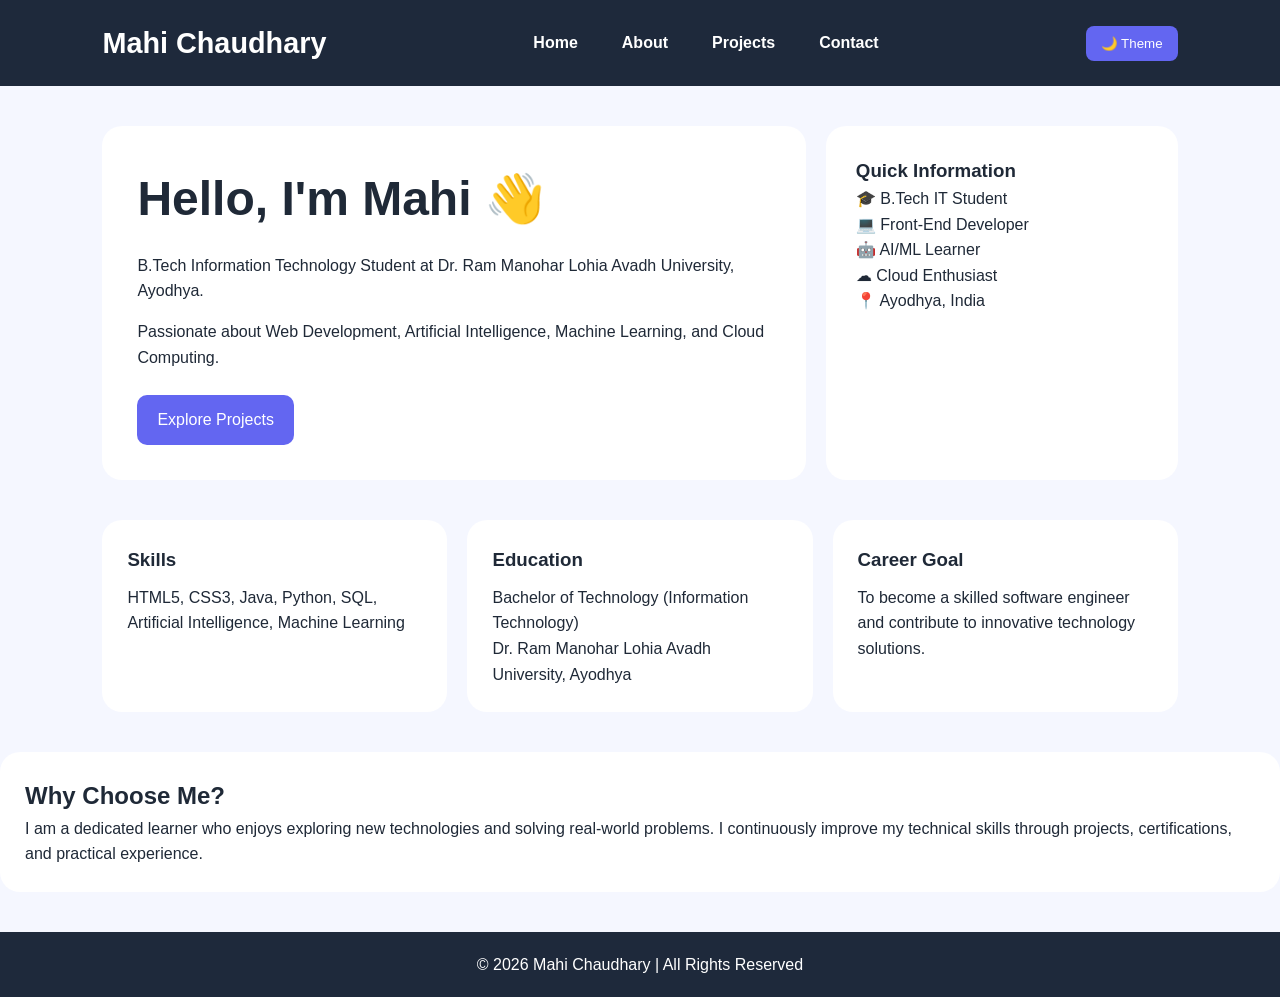
<file: index.html>
<!DOCTYPE html>
<html lang="en">

<head>
    <meta charset="UTF-8">
    <meta name="viewport" content="width=device-width, initial-scale=1.0">

    <meta name="description" content="Personal Portfolio Website">
    <meta name="keywords" content="Portfolio, Web Developer, AI, Student">
    <meta name="author" content="Mahi Chaudhary">

    <title>Mahi Portfolio</title>

    <link rel="stylesheet" href="style.css">
</head>

<body>

    <header>

        <div class="logo">
            <h1>Mahi Chaudhary</h1>
        </div>

        <nav aria-label="Main Navigation">
            <ul>
                <li><a href="index.html">Home</a></li>
                <li><a href="about.html">About</a></li>
                <li><a href="projects.html">Projects</a></li>
                <li><a href="contact.html">Contact</a></li>
            </ul>
        </nav>

        <button id="theme-btn">🌙 Theme</button>

    </header>

    <main class="main-grid">

        <section class="hero">

            <h2>Hello, I'm Mahi 👋</h2>

            <p>
                B.Tech Information Technology Student at
                Dr. Ram Manohar Lohia Avadh University, Ayodhya.
            </p>

            <p>
                Passionate about Web Development,
                Artificial Intelligence, Machine Learning,
                and Cloud Computing.
            </p>

            <a href="projects.html" class="btn">
                Explore Projects
            </a>

        </section>

        <aside class="profile-card">

            <h3>Quick Information</h3>

            <p>🎓 B.Tech IT Student</p>
            <p>💻 Front-End Developer</p>
            <p>🤖 AI/ML Learner</p>
            <p>☁ Cloud Enthusiast</p>
            <p>📍 Ayodhya, India</p>

        </aside>

    </main>

    <section class="info-cards">

        <article class="card">

            <h3>Skills</h3>

            <p>
                HTML5, CSS3, Java,
                Python, SQL,
                Artificial Intelligence,
                Machine Learning
            </p>

        </article>

        <article class="card">

            <h3>Education</h3>

            <p>
                Bachelor of Technology
                (Information Technology)
            </p>

            <p>
                Dr. Ram Manohar Lohia
                Avadh University, Ayodhya
            </p>

        </article>

        <article class="card">

            <h3>Career Goal</h3>

            <p>
                To become a skilled software engineer
                and contribute to innovative
                technology solutions.
            </p>

        </article>

    </section>

    <section class="card">

        <h2>Why Choose Me?</h2>

        <p>
            I am a dedicated learner who enjoys exploring
            new technologies and solving real-world problems.
            I continuously improve my technical skills through
            projects, certifications, and practical experience.
        </p>

    </section>

    <footer>
        <p>© 2026 Mahi Chaudhary | All Rights Reserved</p>
    </footer>

    <script>
        document.getElementById("theme-btn")
            .addEventListener("click", function () {
                document.body.classList.toggle("dark-mode");
            });
    </script>

</body>

</html>
</file>
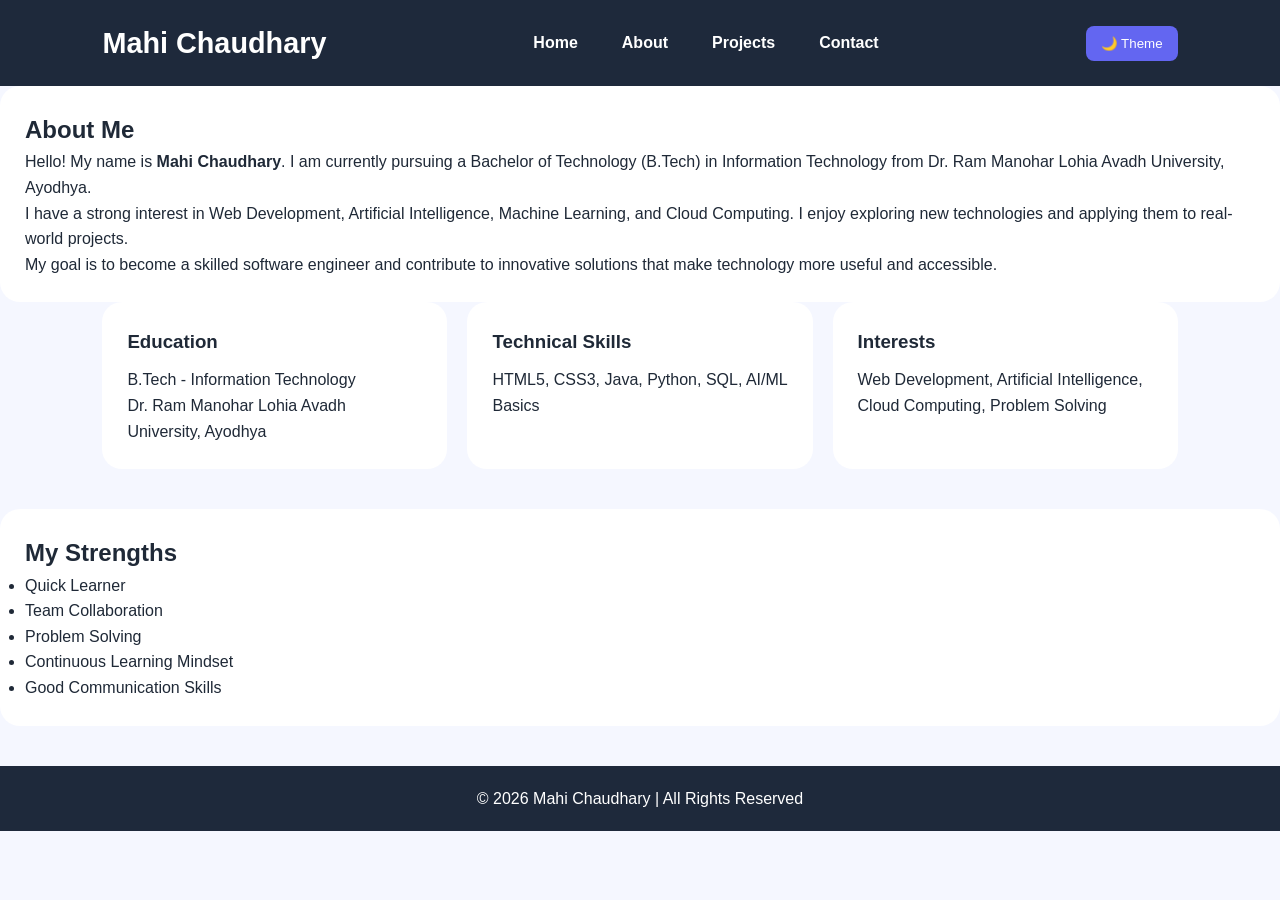
<file: about.html>
<!DOCTYPE html>
<html lang="en">

<head>
    <meta charset="UTF-8">
    <meta name="viewport" content="width=device-width, initial-scale=1.0">
    <meta name="description" content="About Mahi Chaudhary">
    <meta name="author" content="Mahi Chaudhary">

    <title>About Me</title>

    <link rel="stylesheet" href="style.css">
</head>

<body>

<header>

    <div class="logo">
        <h1>Mahi Chaudhary</h1>
    </div>

    <nav aria-label="Main Navigation">
        <ul>
            <li><a href="index.html">Home</a></li>
            <li><a href="about.html">About</a></li>
            <li><a href="projects.html">Projects</a></li>
            <li><a href="contact.html">Contact</a></li>
        </ul>
    </nav>

    <button id="theme-btn">🌙 Theme</button>

</header>

<main>

    <section class="card">

        <h2>About Me</h2>

        <p>
            Hello! My name is <strong>Mahi Chaudhary</strong>.
            I am currently pursuing a Bachelor of Technology (B.Tech)
            in Information Technology from
            Dr. Ram Manohar Lohia Avadh University, Ayodhya.
        </p>

        <p>
            I have a strong interest in Web Development,
            Artificial Intelligence, Machine Learning,
            and Cloud Computing. I enjoy exploring new
            technologies and applying them to real-world projects.
        </p>

        <p>
            My goal is to become a skilled software engineer
            and contribute to innovative solutions that make
            technology more useful and accessible.
        </p>

    </section>

    <section class="info-cards">

        <article class="card">
            <h3>Education</h3>
            <p>B.Tech - Information Technology</p>
            <p>Dr. Ram Manohar Lohia Avadh University, Ayodhya</p>
        </article>

        <article class="card">
            <h3>Technical Skills</h3>
            <p>HTML5, CSS3, Java, Python, SQL, AI/ML Basics</p>
        </article>

        <article class="card">
            <h3>Interests</h3>
            <p>Web Development, Artificial Intelligence, Cloud Computing, Problem Solving</p>
        </article>

    </section>

    <section class="card">

        <h2>My Strengths</h2>

        <ul>
            <li>Quick Learner</li>
            <li>Team Collaboration</li>
            <li>Problem Solving</li>
            <li>Continuous Learning Mindset</li>
            <li>Good Communication Skills</li>
        </ul>

    </section>

</main>

<footer>
    <p>© 2026 Mahi Chaudhary | All Rights Reserved</p>
</footer>

<script>
document.getElementById("theme-btn")
.addEventListener("click", function(){
document.body.classList.toggle("dark-mode");
});
</script>

</body>
</html>
</file>
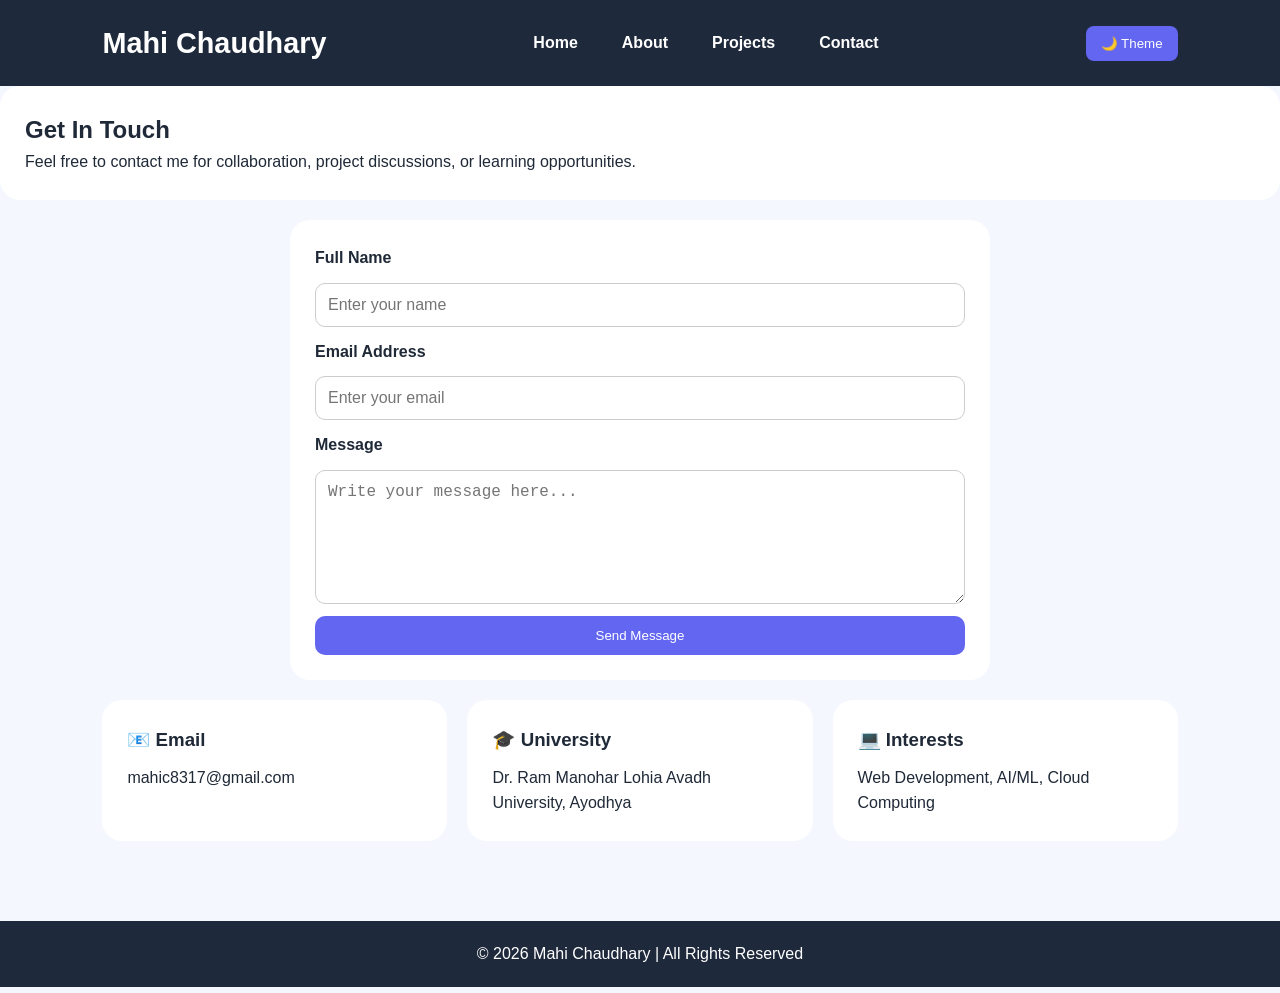
<file: contact.html>
<!DOCTYPE html>
<html lang="en">

<head>
    <meta charset="UTF-8">
    <meta name="viewport" content="width=device-width, initial-scale=1.0">
    <meta name="description" content="Contact Mahi Chaudhary">
    <meta name="author" content="Mahi Chaudhary">

    <title>Contact</title>

    <link rel="stylesheet" href="style.css">
</head>

<body>

<header>

    <div class="logo">
        <h1>Mahi Chaudhary</h1>
    </div>

    <nav aria-label="Main Navigation">
        <ul>
            <li><a href="index.html">Home</a></li>
            <li><a href="about.html">About</a></li>
            <li><a href="projects.html">Projects</a></li>
            <li><a href="contact.html">Contact</a></li>
        </ul>
    </nav>

    <button id="theme-btn">🌙 Theme</button>

</header>

<main>

    <section class="card">

        <h2>Get In Touch</h2>

        <p>
            Feel free to contact me for collaboration,
            project discussions, or learning opportunities.
        </p>

    </section>

    <form class="card" aria-label="Contact Form">

        <label for="name">Full Name</label>
        <input
            type="text"
            id="name"
            name="name"
            placeholder="Enter your name"
            required>

        <label for="email">Email Address</label>
        <input
            type="email"
            id="email"
            name="email"
            placeholder="Enter your email"
            required>

        <label for="message">Message</label>
        <textarea
            id="message"
            name="message"
            rows="6"
            placeholder="Write your message here..."
            required></textarea>

        <button type="submit">
            Send Message
        </button>

    </form>

    <section class="info-cards">

        <article class="card">
            <h3>📧 Email</h3>
            <p>mahic8317@gmail.com</p>
        </article>

        <article class="card">
            <h3>🎓 University</h3>
            <p>Dr. Ram Manohar Lohia Avadh University, Ayodhya</p>
        </article>

        <article class="card">
            <h3>💻 Interests</h3>
            <p>Web Development, AI/ML, Cloud Computing</p>
        </article>

    </section>

</main>

<footer>
    <p>© 2026 Mahi Chaudhary | All Rights Reserved</p>
</footer>

<script>
document.getElementById("theme-btn")
.addEventListener("click", function(){
document.body.classList.toggle("dark-mode");
});
</script>

</body>

</html>
</file>
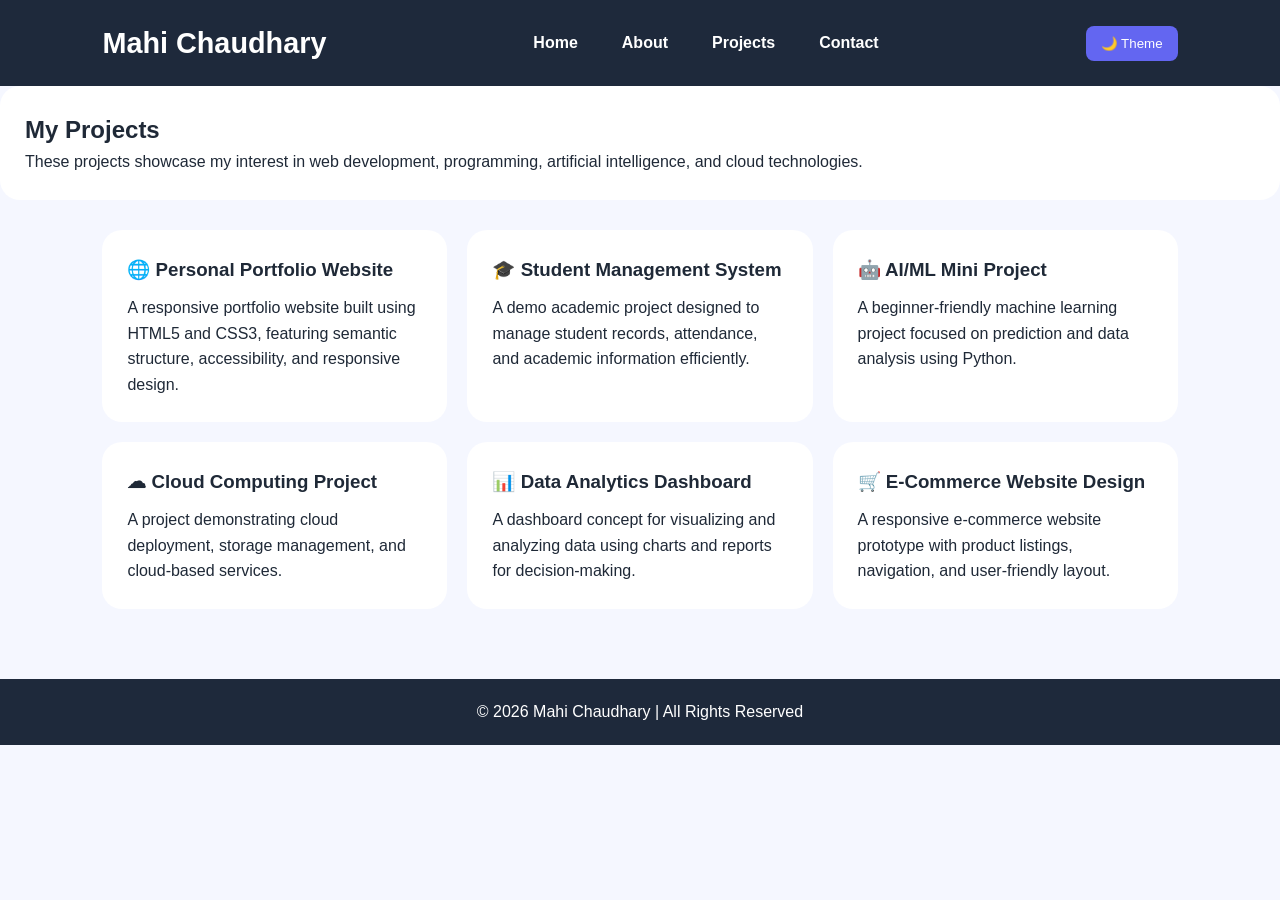
<file: projects.html>
<!DOCTYPE html>
<html lang="en">

<head>
    <meta charset="UTF-8">
    <meta name="viewport" content="width=device-width, initial-scale=1.0">
    <meta name="description" content="Projects by Mahi Chaudhary">
    <meta name="author" content="Mahi Chaudhary">

    <title>Projects</title>

    <link rel="stylesheet" href="style.css">
</head>

<body>

<header>

    <div class="logo">
        <h1>Mahi Chaudhary</h1>
    </div>

    <nav aria-label="Main Navigation">
        <ul>
            <li><a href="index.html">Home</a></li>
            <li><a href="about.html">About</a></li>
            <li><a href="projects.html">Projects</a></li>
            <li><a href="contact.html">Contact</a></li>
        </ul>
    </nav>

    <button id="theme-btn">🌙 Theme</button>

</header>

<main>

    <section class="card">
        <h2>My Projects</h2>
        <p>
            These projects showcase my interest in web development,
            programming, artificial intelligence, and cloud technologies.
        </p>
    </section>

    <section class="projects">

        <article class="card">
            <h3>🌐 Personal Portfolio Website</h3>
            <p>
                A responsive portfolio website built using HTML5 and CSS3,
                featuring semantic structure, accessibility, and responsive design.
            </p>
        </article>

        <article class="card">
            <h3>🎓 Student Management System</h3>
            <p>
                A demo academic project designed to manage student records,
                attendance, and academic information efficiently.
            </p>
        </article>

        <article class="card">
            <h3>🤖 AI/ML Mini Project</h3>
            <p>
                A beginner-friendly machine learning project focused on
                prediction and data analysis using Python.
            </p>
        </article>

        <article class="card">
            <h3>☁ Cloud Computing Project</h3>
            <p>
                A project demonstrating cloud deployment,
                storage management, and cloud-based services.
            </p>
        </article>

        <article class="card">
            <h3>📊 Data Analytics Dashboard</h3>
            <p>
                A dashboard concept for visualizing and analyzing data
                using charts and reports for decision-making.
            </p>
        </article>

        <article class="card">
            <h3>🛒 E-Commerce Website Design</h3>
            <p>
                A responsive e-commerce website prototype with
                product listings, navigation, and user-friendly layout.
            </p>
        </article>

    </section>

</main>

<footer>
    <p>© 2026 Mahi Chaudhary | All Rights Reserved</p>
</footer>

<script>
document.getElementById("theme-btn")
.addEventListener("click", function(){
document.body.classList.toggle("dark-mode");
});
</script>

</body>
</html>
</file>
<file: style.css>
:root{
    --bg-color:#f5f7ff;
    --text-color:#1f2937;
     --card-bg:#ffffff;
    --primary:#6366f1;
    --secondary:#1e293b;
}

body{
    background:var(--bg-color);
    color:var(--text-color);
}


    .dark-mode{
    --bg-color:#0f172a;
    --text-color:#f8fafc;
    --card-bg:#1e293b;
    --primary:#a855f7;
    --secondary:#020617;
}

*{
    margin:0;
    padding:0;
    box-sizing:border-box;
}

body{
    font-family:'Segoe UI',sans-serif;
    background:var(--bg-color);
    color:var(--text-color);
    line-height:1.6;
    transition:0.3s ease;
}

/* HEADER */

header{
    background:var(--secondary);
    color:white;
    display:flex;
    justify-content:space-between;
    align-items:center;
    flex-wrap:wrap;
    padding:20px 8%;
    gap:15px;
}

.logo h1{
    font-size:1.8rem;
}

nav ul{
    display:flex;
    gap:20px;
    list-style:none;
}

nav a{
    color:white;
    text-decoration:none;
    font-weight:600;
    padding:8px 12px;
    border-radius:8px;
    transition:0.3s;
}

nav a:hover{
    background:var(--primary);
    nav a:hover{
    background:#7c3aed;
}
}

/* THEME BUTTON */

#theme-btn{
    background:var(--primary);
    color:white;
    border:none;
    padding:10px 15px;
    border-radius:8px;
    cursor:pointer;
}

#theme-btn:hover{
    opacity:0.9;
}

/* MAIN GRID */

.main-grid{
    display:grid;
    grid-template-columns:1fr;
    gap:20px;
    padding:40px 8%;
}

/* HERO */

.hero{
    background:var(--card-bg);
    padding:35px;
    border-radius:20px;
    box-shadow:var(--shadow);
    .hero{
    background:linear-gradient(135deg,#7c3aed,#3b82f6);
    color:white;
    padding:40px;
    border-radius:20px;
    box-shadow:var(--shadow);
}
}

.hero h2{
    font-size:2.5rem;
    margin-bottom:15px;
}

.hero p{
    margin-bottom:15px;
}

.btn{
    display:inline-block;
    margin-top:10px;
    background:var(--primary);
    color:white;
    padding:12px 20px;
    border-radius:10px;
    text-decoration:none;
    transition:0.3s;
    .btn,
button{
    background:linear-gradient(135deg,#7c3aed,#3b82f6);
    color:white;
}
}

.btn:hover{
    transform:translateY(-2px);
}

/* PROFILE CARD */

.profile-card{
    background:var(--card-bg);
    padding:30px;
    border-radius:20px;
    box-shadow:var(--shadow);
}

/* COMMON CARDS */

.card{
    background:var(--card-bg);
    padding:25px;
    border-radius:20px;
    box-shadow:var(--shadow);
    transition:0.3s;
}

.card:hover{
    transform:translateY(-8px);
    .card:hover{
    transform:translateY(-10px);
    box-shadow:0 12px 30px rgba(124,58,237,0.25);
}
}

.card h3{
    margin-bottom:10px;
}

/* INFO SECTION */

.info-cards{
    display:grid;
    grid-template-columns:1fr;
    gap:20px;
    padding:0 8% 40px;
}

/* PROJECTS GRID */

.projects{
    display:grid;
    grid-template-columns:1fr;
    gap:20px;
    padding:30px 8%;
}

/* FORM */

form{
    max-width:700px;
    margin:20px auto;
    display:flex;
    flex-direction:column;
    gap:12px;
}

label{
    font-weight:600;
}

input,
textarea{
    padding:12px;
    border:1px solid #ccc;
    border-radius:10px;
    font-size:1rem;
}

button{
    background:var(--primary);
    color:white;
    border:none;
    padding:12px;
    border-radius:10px;
    cursor:pointer;
}

button:hover{
    opacity:0.9;
}

/* FOOTER */

footer{
    background:var(--secondary);
    color:white;
    text-align:center;
    padding:20px;
    margin-top:40px;
}

/* TABLET */

@media (min-width:768px){

    .main-grid{
        grid-template-columns:2fr 1fr;
    }

    .info-cards{
        grid-template-columns:repeat(3,1fr);
    }

    .projects{
        grid-template-columns:repeat(2,1fr);
    }
}

/* DESKTOP */

@media (min-width:1024px){

    .projects{
        grid-template-columns:repeat(3,1fr);
    }

    .hero h2{
        font-size:3rem;
    }
}

/* MOBILE */

@media (max-width:767px){

    header{
        flex-direction:column;
        text-align:center;
    }

    nav ul{
        flex-direction:column;
        gap:10px;
    }

    .hero h2{
        font-size:2rem;
    }
}
</file>
